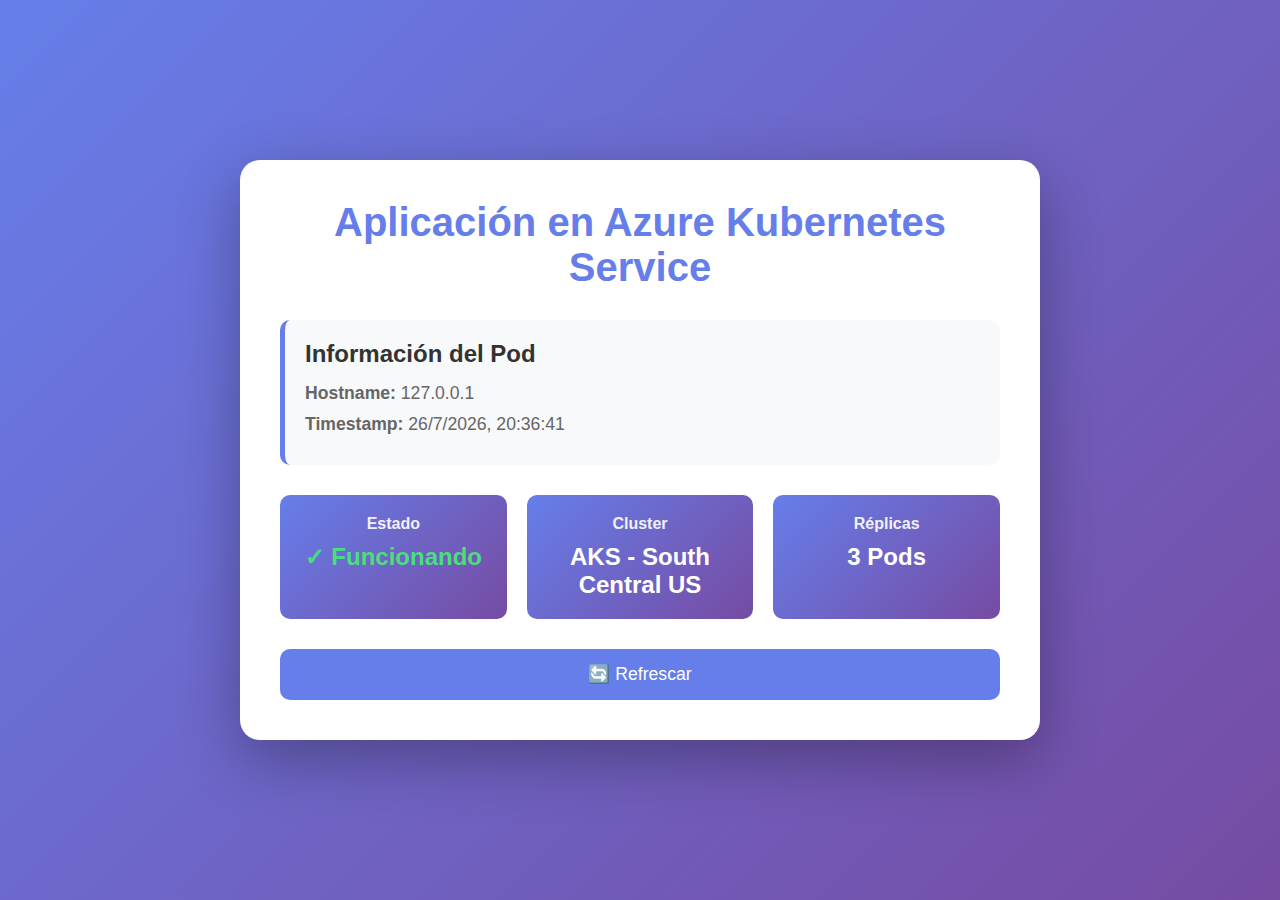
<file: MicroProyecto2/punto2/frontend-k8s/index.html>
<!DOCTYPE html>
<html lang="es">
<head>
    <meta charset="UTF-8">
    <meta name="viewport" content="width=device-width, initial-scale=1.0">
    <title>App en Kubernetes - AKS Demo</title>
    <link rel="stylesheet" href="style.css">
</head>
<body>
    <div class="container">
        <h1>Aplicación en Azure Kubernetes Service</h1>
        <div class="info-card">
            <h2>Información del Pod</h2>
            <p><strong>Hostname:</strong> <span id="hostname">Cargando...</span></p>
            <p><strong>Timestamp:</strong> <span id="timestamp"></span></p>
        </div>
        <div class="stats">
            <div class="stat-box">
                <h3>Estado</h3>
                <p class="status">✓ Funcionando</p>
            </div>
            <div class="stat-box">
                <h3>Cluster</h3>
                <p>AKS - South Central US</p>
            </div>
            <div class="stat-box">
                <h3>Réplicas</h3>
                <p id="visits">3 Pods</p>
            </div>
        </div>
        <button onclick="refreshPage()">🔄 Refrescar</button>
    </div>
    <script src="app.js"></script>
</body>
</html>
</file>
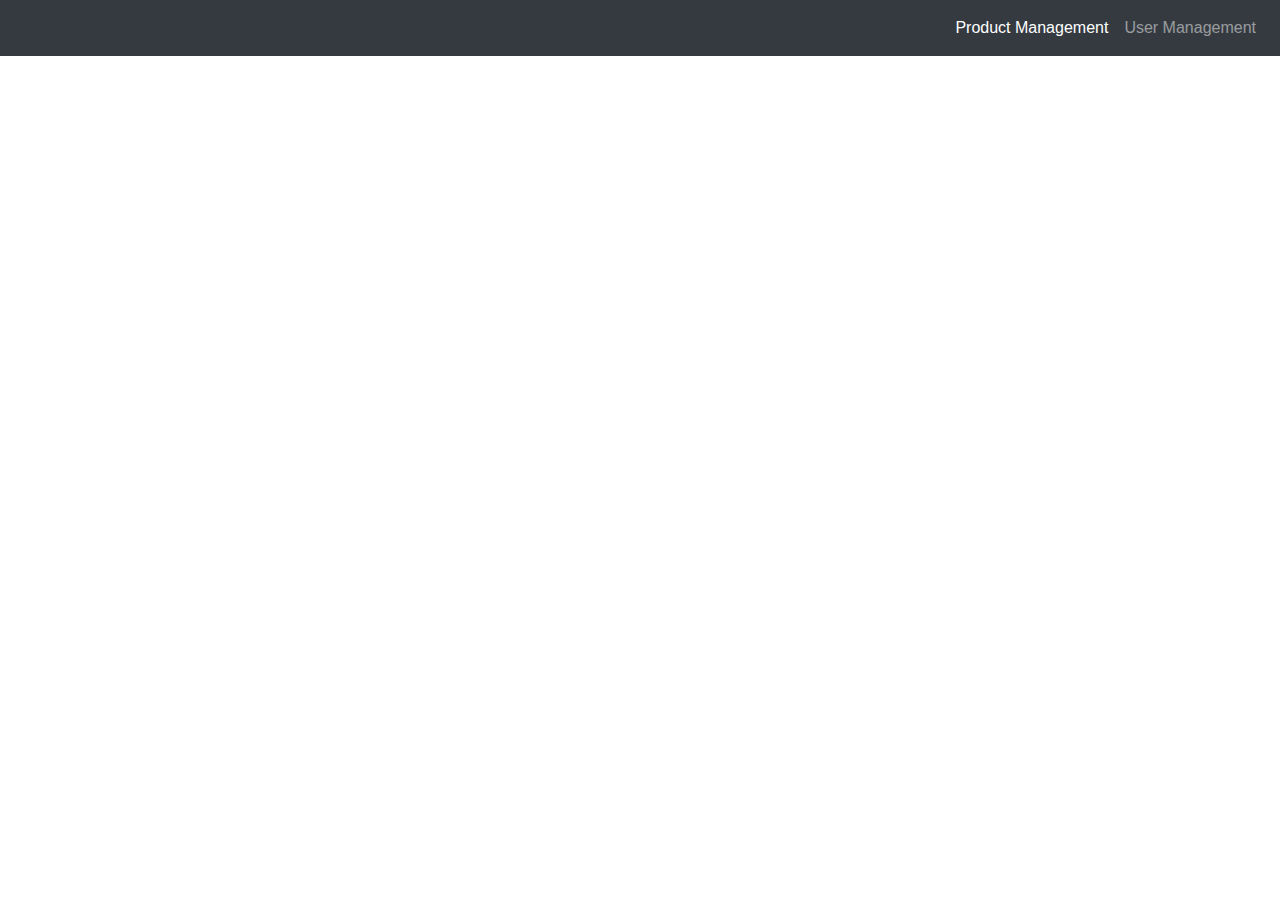
<file: practica2/microwebAppBase/frontend/web/templates/index.html>
<!DOCTYPE html>
<html lang="en">
<head>
    <meta charset="UTF-8">
    <meta name="viewport" content="width=device-width, initial-scale=1.0">
    <title>Mini Store</title>
    <link rel="stylesheet" href="https://stackpath.bootstrapcdn.com/bootstrap/4.5.2/css/bootstrap.min.css">
    <style>
        body {
            padding-top: 50px;
            padding-bottom: 20px;
        }
        .navbar {
            margin-bottom: 20px;
        }
    </style>
</head>
<body>

<nav class="navbar navbar-expand-md navbar-dark bg-dark fixed-top">
    <button class="navbar-toggler" type="button" data-toggle="collapse" data-target="#navbarCollapse" aria-controls="navbarCollapse" aria-expanded="false" aria-label="Toggle navigation">
        <span class="navbar-toggler-icon"></span>
    </button>

    <div class="collapse navbar-collapse" id="navbarCollapse">
        <ul class="navbar-nav ml-auto">
            <li class="nav-item active">
                <a class="nav-link" href="/products">Product Management</a>
            </li>
            <li class="nav-item">
                <a class="nav-link" href="/users">User Management</a>
            </li>
        </ul>
    </div>
</nav>

</body>
</html>
</file>
<file: MicroProyecto2/punto2/frontend-k8s/style.css>
* {
    margin: 0;
    padding: 0;
    box-sizing: border-box;
}

body {
    font-family: 'Segoe UI', Tahoma, Geneva, Verdana, sans-serif;
    background: linear-gradient(135deg, #667eea 0%, #764ba2 100%);
    min-height: 100vh;
    display: flex;
    justify-content: center;
    align-items: center;
    padding: 20px;
}

.container {
    background: white;
    border-radius: 20px;
    padding: 40px;
    max-width: 800px;
    width: 100%;
    box-shadow: 0 20px 60px rgba(0,0,0,0.3);
}

h1 {
    color: #667eea;
    text-align: center;
    margin-bottom: 30px;
    font-size: 2.5em;
}

.info-card {
    background: #f8f9fa;
    border-radius: 10px;
    padding: 20px;
    margin-bottom: 30px;
    border-left: 5px solid #667eea;
}

.info-card h2 {
    color: #333;
    margin-bottom: 15px;
}

.info-card p {
    color: #666;
    font-size: 1.1em;
    margin: 10px 0;
}

.stats {
    display: grid;
    grid-template-columns: repeat(auto-fit, minmax(200px, 1fr));
    gap: 20px;
    margin-bottom: 30px;
}

.stat-box {
    background: linear-gradient(135deg, #667eea 0%, #764ba2 100%);
    color: white;
    padding: 20px;
    border-radius: 10px;
    text-align: center;
}

.stat-box h3 {
    margin-bottom: 10px;
    font-size: 1em;
    opacity: 0.9;
}

.stat-box p {
    font-size: 1.5em;
    font-weight: bold;
}

.status {
    color: #4ade80;
}

button {
    width: 100%;
    padding: 15px;
    background: #667eea;
    color: white;
    border: none;
    border-radius: 10px;
    font-size: 1.1em;
    cursor: pointer;
    transition: all 0.3s;
}

button:hover {
    background: #764ba2;
    transform: translateY(-2px);
    box-shadow: 0 5px 15px rgba(0,0,0,0.2);
}
</file>
